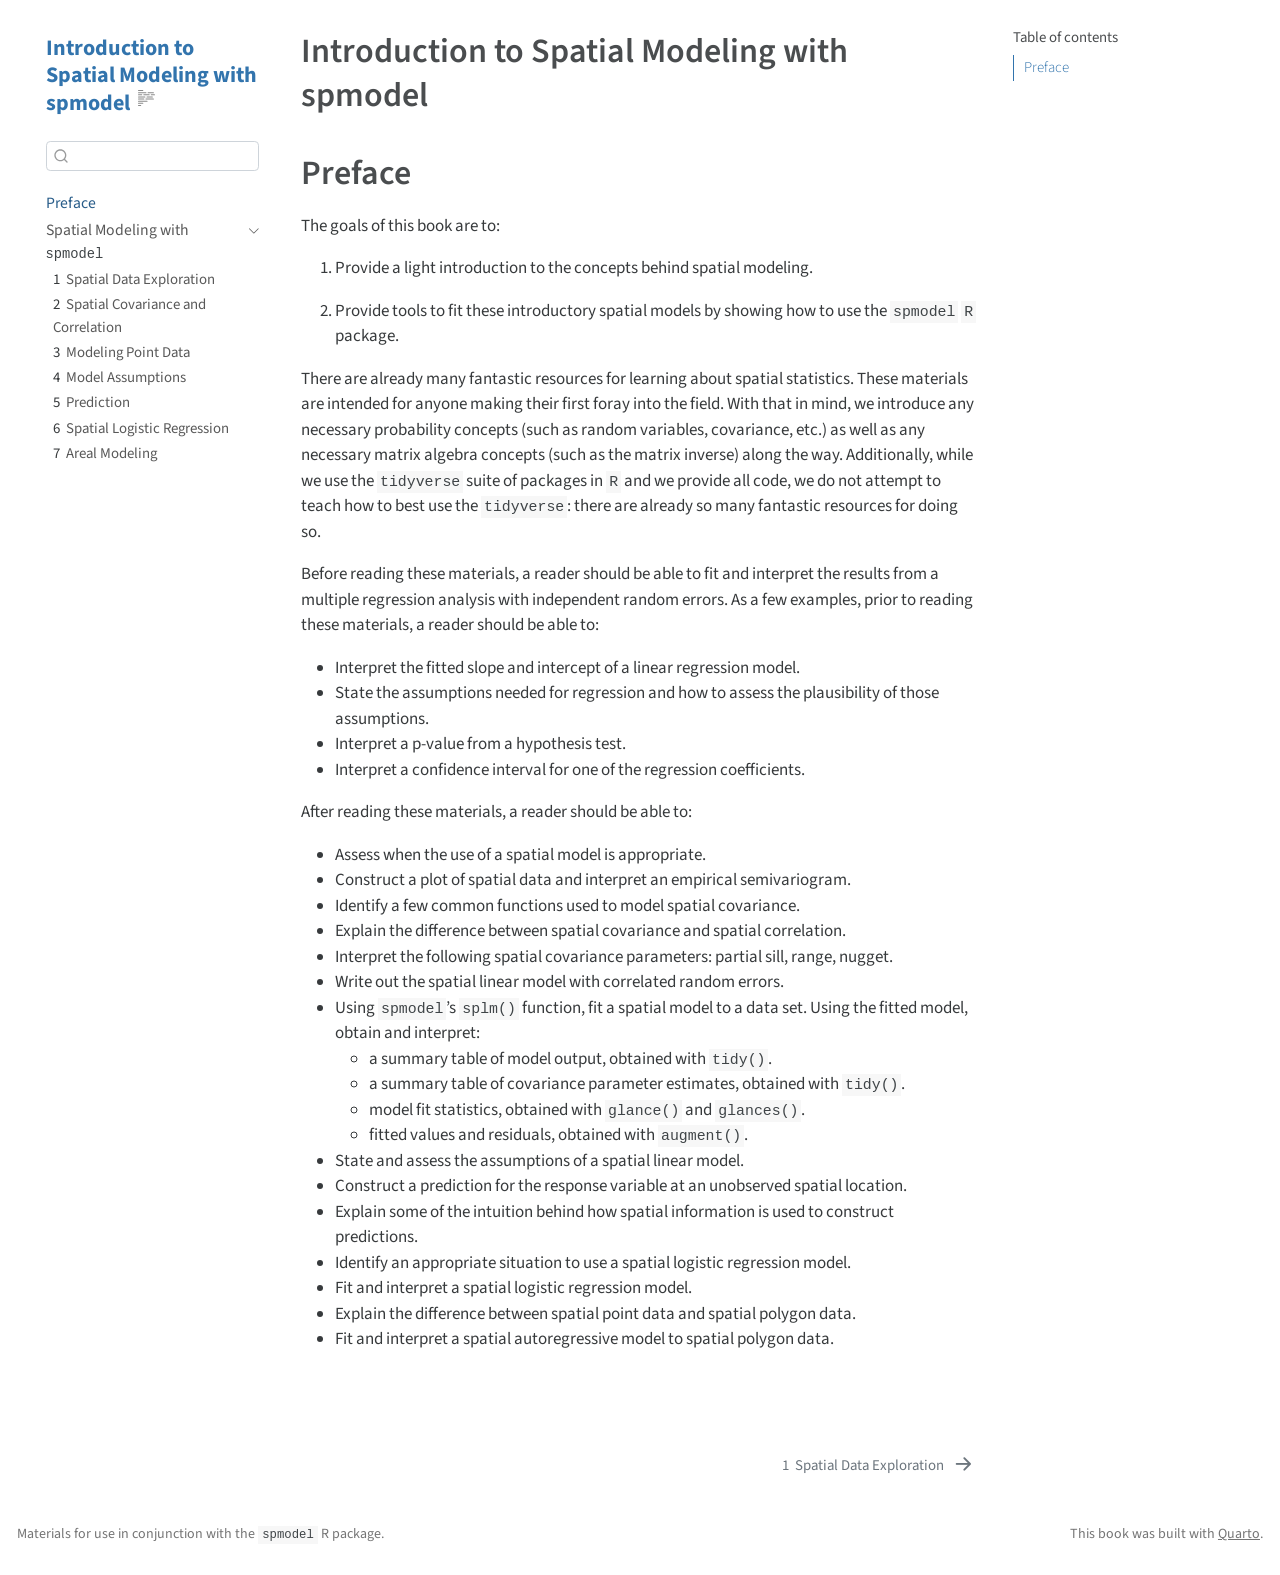
<file: _book/index.html>
<!DOCTYPE html>
<html xmlns="http://www.w3.org/1999/xhtml" lang="en" xml:lang="en"><head>

<meta charset="utf-8">
<meta name="generator" content="quarto-1.3.353">

<meta name="viewport" content="width=device-width, initial-scale=1.0, user-scalable=yes">


<title>Introduction to Spatial Modeling with spmodel</title>
<style>
code{white-space: pre-wrap;}
span.smallcaps{font-variant: small-caps;}
div.columns{display: flex; gap: min(4vw, 1.5em);}
div.column{flex: auto; overflow-x: auto;}
div.hanging-indent{margin-left: 1.5em; text-indent: -1.5em;}
ul.task-list{list-style: none;}
ul.task-list li input[type="checkbox"] {
  width: 0.8em;
  margin: 0 0.8em 0.2em -1em; /* quarto-specific, see https://github.com/quarto-dev/quarto-cli/issues/4556 */ 
  vertical-align: middle;
}
</style>


<script src="site_libs/quarto-nav/quarto-nav.js"></script>
<script src="site_libs/quarto-nav/headroom.min.js"></script>
<script src="site_libs/clipboard/clipboard.min.js"></script>
<script src="site_libs/quarto-search/autocomplete.umd.js"></script>
<script src="site_libs/quarto-search/fuse.min.js"></script>
<script src="site_libs/quarto-search/quarto-search.js"></script>
<meta name="quarto:offset" content="./">
<link href="./data-exploration.html" rel="next">
<script src="site_libs/quarto-html/quarto.js"></script>
<script src="site_libs/quarto-html/popper.min.js"></script>
<script src="site_libs/quarto-html/tippy.umd.min.js"></script>
<script src="site_libs/quarto-html/anchor.min.js"></script>
<link href="site_libs/quarto-html/tippy.css" rel="stylesheet">
<link href="site_libs/quarto-html/quarto-syntax-highlighting.css" rel="stylesheet" id="quarto-text-highlighting-styles">
<script src="site_libs/bootstrap/bootstrap.min.js"></script>
<link href="site_libs/bootstrap/bootstrap-icons.css" rel="stylesheet">
<link href="site_libs/bootstrap/bootstrap.min.css" rel="stylesheet" id="quarto-bootstrap" data-mode="light">
<script id="quarto-search-options" type="application/json">{
  "location": "sidebar",
  "copy-button": false,
  "collapse-after": 3,
  "panel-placement": "start",
  "type": "textbox",
  "limit": 20,
  "language": {
    "search-no-results-text": "No results",
    "search-matching-documents-text": "matching documents",
    "search-copy-link-title": "Copy link to search",
    "search-hide-matches-text": "Hide additional matches",
    "search-more-match-text": "more match in this document",
    "search-more-matches-text": "more matches in this document",
    "search-clear-button-title": "Clear",
    "search-detached-cancel-button-title": "Cancel",
    "search-submit-button-title": "Submit"
  }
}</script>


</head>

<body class="nav-sidebar floating">

<div id="quarto-search-results"></div>
  <header id="quarto-header" class="headroom fixed-top">
  <nav class="quarto-secondary-nav">
    <div class="container-fluid d-flex">
      <button type="button" class="quarto-btn-toggle btn" data-bs-toggle="collapse" data-bs-target="#quarto-sidebar,#quarto-sidebar-glass" aria-controls="quarto-sidebar" aria-expanded="false" aria-label="Toggle sidebar navigation" onclick="if (window.quartoToggleHeadroom) { window.quartoToggleHeadroom(); }">
        <i class="bi bi-layout-text-sidebar-reverse"></i>
      </button>
      <nav class="quarto-page-breadcrumbs" aria-label="breadcrumb"><ol class="breadcrumb"><li class="breadcrumb-item"><a href="./index.html">Preface</a></li></ol></nav>
      <a class="flex-grow-1" role="button" data-bs-toggle="collapse" data-bs-target="#quarto-sidebar,#quarto-sidebar-glass" aria-controls="quarto-sidebar" aria-expanded="false" aria-label="Toggle sidebar navigation" onclick="if (window.quartoToggleHeadroom) { window.quartoToggleHeadroom(); }">      
      </a>
      <button type="button" class="btn quarto-search-button" aria-label="Search" onclick="window.quartoOpenSearch();">
        <i class="bi bi-search"></i>
      </button>
    </div>
  </nav>
</header>
<!-- content -->
<div id="quarto-content" class="quarto-container page-columns page-rows-contents page-layout-article">
<!-- sidebar -->
  <nav id="quarto-sidebar" class="sidebar collapse collapse-horizontal sidebar-navigation floating overflow-auto">
    <div class="pt-lg-2 mt-2 text-left sidebar-header">
    <div class="sidebar-title mb-0 py-0">
      <a href="./">Introduction to Spatial Modeling with spmodel</a> 
        <div class="sidebar-tools-main">
  <a href="" class="quarto-reader-toggle quarto-navigation-tool px-1" onclick="window.quartoToggleReader(); return false;" title="Toggle reader mode">
  <div class="quarto-reader-toggle-btn">
  <i class="bi"></i>
  </div>
</a>
</div>
    </div>
      </div>
        <div class="mt-2 flex-shrink-0 align-items-center">
        <div class="sidebar-search">
        <div id="quarto-search" class="" title="Search"></div>
        </div>
        </div>
    <div class="sidebar-menu-container"> 
    <ul class="list-unstyled mt-1">
        <li class="sidebar-item">
  <div class="sidebar-item-container"> 
  <a href="./index.html" class="sidebar-item-text sidebar-link active">
 <span class="menu-text">Preface</span></a>
  </div>
</li>
        <li class="sidebar-item sidebar-item-section">
      <div class="sidebar-item-container"> 
            <a class="sidebar-item-text sidebar-link text-start" data-bs-toggle="collapse" data-bs-target="#quarto-sidebar-section-1" aria-expanded="true">
 <span class="menu-text">Spatial Modeling with <code>spmodel</code></span></a>
          <a class="sidebar-item-toggle text-start" data-bs-toggle="collapse" data-bs-target="#quarto-sidebar-section-1" aria-expanded="true" aria-label="Toggle section">
            <i class="bi bi-chevron-right ms-2"></i>
          </a> 
      </div>
      <ul id="quarto-sidebar-section-1" class="collapse list-unstyled sidebar-section depth1 show">  
          <li class="sidebar-item">
  <div class="sidebar-item-container"> 
  <a href="./data-exploration.html" class="sidebar-item-text sidebar-link">
 <span class="menu-text"><span class="chapter-number">1</span>&nbsp; <span class="chapter-title">Spatial Data Exploration</span></span></a>
  </div>
</li>
          <li class="sidebar-item">
  <div class="sidebar-item-container"> 
  <a href="./spatial-covariance.html" class="sidebar-item-text sidebar-link">
 <span class="menu-text"><span class="chapter-number">2</span>&nbsp; <span class="chapter-title">Spatial Covariance and Correlation</span></span></a>
  </div>
</li>
          <li class="sidebar-item">
  <div class="sidebar-item-container"> 
  <a href="./point-modeling.html" class="sidebar-item-text sidebar-link">
 <span class="menu-text"><span class="chapter-number">3</span>&nbsp; <span class="chapter-title">Modeling Point Data</span></span></a>
  </div>
</li>
          <li class="sidebar-item">
  <div class="sidebar-item-container"> 
  <a href="./model-assumptions.html" class="sidebar-item-text sidebar-link">
 <span class="menu-text"><span class="chapter-number">4</span>&nbsp; <span class="chapter-title">Model Assumptions</span></span></a>
  </div>
</li>
          <li class="sidebar-item">
  <div class="sidebar-item-container"> 
  <a href="./prediction.html" class="sidebar-item-text sidebar-link">
 <span class="menu-text"><span class="chapter-number">5</span>&nbsp; <span class="chapter-title">Prediction</span></span></a>
  </div>
</li>
          <li class="sidebar-item">
  <div class="sidebar-item-container"> 
  <a href="./logistic-modeling.html" class="sidebar-item-text sidebar-link">
 <span class="menu-text"><span class="chapter-number">6</span>&nbsp; <span class="chapter-title">Spatial Logistic Regression</span></span></a>
  </div>
</li>
          <li class="sidebar-item">
  <div class="sidebar-item-container"> 
  <a href="./areal-modeling.html" class="sidebar-item-text sidebar-link">
 <span class="menu-text"><span class="chapter-number">7</span>&nbsp; <span class="chapter-title">Areal Modeling</span></span></a>
  </div>
</li>
      </ul>
  </li>
    </ul>
    </div>
</nav>
<div id="quarto-sidebar-glass" data-bs-toggle="collapse" data-bs-target="#quarto-sidebar,#quarto-sidebar-glass"></div>
<!-- margin-sidebar -->
    <div id="quarto-margin-sidebar" class="sidebar margin-sidebar">
        <nav id="TOC" role="doc-toc" class="toc-active">
    <h2 id="toc-title">Table of contents</h2>
   
  <ul>
  <li><a href="#preface" id="toc-preface" class="nav-link active" data-scroll-target="#preface">Preface</a></li>
  </ul>
</nav>
    </div>
<!-- main -->
<main class="content" id="quarto-document-content">

<header id="title-block-header" class="quarto-title-block default">
<div class="quarto-title">
<h1 class="title">Introduction to Spatial Modeling with spmodel</h1>
</div>



<div class="quarto-title-meta">

    
  
    
  </div>
  

</header>

<section id="preface" class="level1 unnumbered">
<h1 class="unnumbered">Preface</h1>
<p>The goals of this book are to:</p>
<ol type="1">
<li><p>Provide a light introduction to the concepts behind spatial modeling.</p></li>
<li><p>Provide tools to fit these introductory spatial models by showing how to use the <code>spmodel</code> <code>R</code> package.</p></li>
</ol>
<p>There are already many fantastic resources for learning about spatial statistics. These materials are intended for anyone making their first foray into the field. With that in mind, we introduce any necessary probability concepts (such as random variables, covariance, etc.) as well as any necessary matrix algebra concepts (such as the matrix inverse) along the way. Additionally, while we use the <code>tidyverse</code> suite of packages in <code>R</code> and we provide all code, we do not attempt to teach how to best use the <code>tidyverse</code>: there are already so many fantastic resources for doing so.</p>
<p>Before reading these materials, a reader should be able to fit and interpret the results from a multiple regression analysis with independent random errors. As a few examples, prior to reading these materials, a reader should be able to:</p>
<ul>
<li>Interpret the fitted slope and intercept of a linear regression model.</li>
<li>State the assumptions needed for regression and how to assess the plausibility of those assumptions.</li>
<li>Interpret a p-value from a hypothesis test.</li>
<li>Interpret a confidence interval for one of the regression coefficients.</li>
</ul>
<p>After reading these materials, a reader should be able to:</p>
<ul>
<li>Assess when the use of a spatial model is appropriate.</li>
<li>Construct a plot of spatial data and interpret an empirical semivariogram.</li>
<li>Identify a few common functions used to model spatial covariance.</li>
<li>Explain the difference between spatial covariance and spatial correlation.</li>
<li>Interpret the following spatial covariance parameters: partial sill, range, nugget.</li>
<li>Write out the spatial linear model with correlated random errors.</li>
<li>Using <code>spmodel</code>’s <code>splm()</code> function, fit a spatial model to a data set. Using the fitted model, obtain and interpret:
<ul>
<li>a summary table of model output, obtained with <code>tidy()</code>.</li>
<li>a summary table of covariance parameter estimates, obtained with <code>tidy()</code>.</li>
<li>model fit statistics, obtained with <code>glance()</code> and <code>glances()</code>.</li>
<li>fitted values and residuals, obtained with <code>augment()</code>.</li>
</ul></li>
<li>State and assess the assumptions of a spatial linear model.</li>
<li>Construct a prediction for the response variable at an unobserved spatial location.</li>
<li>Explain some of the intuition behind how spatial information is used to construct predictions.</li>
<li>Identify an appropriate situation to use a spatial logistic regression model.</li>
<li>Fit and interpret a spatial logistic regression model.</li>
<li>Explain the difference between spatial point data and spatial polygon data.</li>
<li>Fit and interpret a spatial autoregressive model to spatial polygon data.</li>
</ul>
<p><br></p>


</section>

</main> <!-- /main -->
<script id="quarto-html-after-body" type="application/javascript">
window.document.addEventListener("DOMContentLoaded", function (event) {
  const toggleBodyColorMode = (bsSheetEl) => {
    const mode = bsSheetEl.getAttribute("data-mode");
    const bodyEl = window.document.querySelector("body");
    if (mode === "dark") {
      bodyEl.classList.add("quarto-dark");
      bodyEl.classList.remove("quarto-light");
    } else {
      bodyEl.classList.add("quarto-light");
      bodyEl.classList.remove("quarto-dark");
    }
  }
  const toggleBodyColorPrimary = () => {
    const bsSheetEl = window.document.querySelector("link#quarto-bootstrap");
    if (bsSheetEl) {
      toggleBodyColorMode(bsSheetEl);
    }
  }
  toggleBodyColorPrimary();  
  const icon = "";
  const anchorJS = new window.AnchorJS();
  anchorJS.options = {
    placement: 'right',
    icon: icon
  };
  anchorJS.add('.anchored');
  const isCodeAnnotation = (el) => {
    for (const clz of el.classList) {
      if (clz.startsWith('code-annotation-')) {                     
        return true;
      }
    }
    return false;
  }
  const clipboard = new window.ClipboardJS('.code-copy-button', {
    text: function(trigger) {
      const codeEl = trigger.previousElementSibling.cloneNode(true);
      for (const childEl of codeEl.children) {
        if (isCodeAnnotation(childEl)) {
          childEl.remove();
        }
      }
      return codeEl.innerText;
    }
  });
  clipboard.on('success', function(e) {
    // button target
    const button = e.trigger;
    // don't keep focus
    button.blur();
    // flash "checked"
    button.classList.add('code-copy-button-checked');
    var currentTitle = button.getAttribute("title");
    button.setAttribute("title", "Copied!");
    let tooltip;
    if (window.bootstrap) {
      button.setAttribute("data-bs-toggle", "tooltip");
      button.setAttribute("data-bs-placement", "left");
      button.setAttribute("data-bs-title", "Copied!");
      tooltip = new bootstrap.Tooltip(button, 
        { trigger: "manual", 
          customClass: "code-copy-button-tooltip",
          offset: [0, -8]});
      tooltip.show();    
    }
    setTimeout(function() {
      if (tooltip) {
        tooltip.hide();
        button.removeAttribute("data-bs-title");
        button.removeAttribute("data-bs-toggle");
        button.removeAttribute("data-bs-placement");
      }
      button.setAttribute("title", currentTitle);
      button.classList.remove('code-copy-button-checked');
    }, 1000);
    // clear code selection
    e.clearSelection();
  });
  function tippyHover(el, contentFn) {
    const config = {
      allowHTML: true,
      content: contentFn,
      maxWidth: 500,
      delay: 100,
      arrow: false,
      appendTo: function(el) {
          return el.parentElement;
      },
      interactive: true,
      interactiveBorder: 10,
      theme: 'quarto',
      placement: 'bottom-start'
    };
    window.tippy(el, config); 
  }
  const noterefs = window.document.querySelectorAll('a[role="doc-noteref"]');
  for (var i=0; i<noterefs.length; i++) {
    const ref = noterefs[i];
    tippyHover(ref, function() {
      // use id or data attribute instead here
      let href = ref.getAttribute('data-footnote-href') || ref.getAttribute('href');
      try { href = new URL(href).hash; } catch {}
      const id = href.replace(/^#\/?/, "");
      const note = window.document.getElementById(id);
      return note.innerHTML;
    });
  }
      let selectedAnnoteEl;
      const selectorForAnnotation = ( cell, annotation) => {
        let cellAttr = 'data-code-cell="' + cell + '"';
        let lineAttr = 'data-code-annotation="' +  annotation + '"';
        const selector = 'span[' + cellAttr + '][' + lineAttr + ']';
        return selector;
      }
      const selectCodeLines = (annoteEl) => {
        const doc = window.document;
        const targetCell = annoteEl.getAttribute("data-target-cell");
        const targetAnnotation = annoteEl.getAttribute("data-target-annotation");
        const annoteSpan = window.document.querySelector(selectorForAnnotation(targetCell, targetAnnotation));
        const lines = annoteSpan.getAttribute("data-code-lines").split(",");
        const lineIds = lines.map((line) => {
          return targetCell + "-" + line;
        })
        let top = null;
        let height = null;
        let parent = null;
        if (lineIds.length > 0) {
            //compute the position of the single el (top and bottom and make a div)
            const el = window.document.getElementById(lineIds[0]);
            top = el.offsetTop;
            height = el.offsetHeight;
            parent = el.parentElement.parentElement;
          if (lineIds.length > 1) {
            const lastEl = window.document.getElementById(lineIds[lineIds.length - 1]);
            const bottom = lastEl.offsetTop + lastEl.offsetHeight;
            height = bottom - top;
          }
          if (top !== null && height !== null && parent !== null) {
            // cook up a div (if necessary) and position it 
            let div = window.document.getElementById("code-annotation-line-highlight");
            if (div === null) {
              div = window.document.createElement("div");
              div.setAttribute("id", "code-annotation-line-highlight");
              div.style.position = 'absolute';
              parent.appendChild(div);
            }
            div.style.top = top - 2 + "px";
            div.style.height = height + 4 + "px";
            let gutterDiv = window.document.getElementById("code-annotation-line-highlight-gutter");
            if (gutterDiv === null) {
              gutterDiv = window.document.createElement("div");
              gutterDiv.setAttribute("id", "code-annotation-line-highlight-gutter");
              gutterDiv.style.position = 'absolute';
              const codeCell = window.document.getElementById(targetCell);
              const gutter = codeCell.querySelector('.code-annotation-gutter');
              gutter.appendChild(gutterDiv);
            }
            gutterDiv.style.top = top - 2 + "px";
            gutterDiv.style.height = height + 4 + "px";
          }
          selectedAnnoteEl = annoteEl;
        }
      };
      const unselectCodeLines = () => {
        const elementsIds = ["code-annotation-line-highlight", "code-annotation-line-highlight-gutter"];
        elementsIds.forEach((elId) => {
          const div = window.document.getElementById(elId);
          if (div) {
            div.remove();
          }
        });
        selectedAnnoteEl = undefined;
      };
      // Attach click handler to the DT
      const annoteDls = window.document.querySelectorAll('dt[data-target-cell]');
      for (const annoteDlNode of annoteDls) {
        annoteDlNode.addEventListener('click', (event) => {
          const clickedEl = event.target;
          if (clickedEl !== selectedAnnoteEl) {
            unselectCodeLines();
            const activeEl = window.document.querySelector('dt[data-target-cell].code-annotation-active');
            if (activeEl) {
              activeEl.classList.remove('code-annotation-active');
            }
            selectCodeLines(clickedEl);
            clickedEl.classList.add('code-annotation-active');
          } else {
            // Unselect the line
            unselectCodeLines();
            clickedEl.classList.remove('code-annotation-active');
          }
        });
      }
  const findCites = (el) => {
    const parentEl = el.parentElement;
    if (parentEl) {
      const cites = parentEl.dataset.cites;
      if (cites) {
        return {
          el,
          cites: cites.split(' ')
        };
      } else {
        return findCites(el.parentElement)
      }
    } else {
      return undefined;
    }
  };
  var bibliorefs = window.document.querySelectorAll('a[role="doc-biblioref"]');
  for (var i=0; i<bibliorefs.length; i++) {
    const ref = bibliorefs[i];
    const citeInfo = findCites(ref);
    if (citeInfo) {
      tippyHover(citeInfo.el, function() {
        var popup = window.document.createElement('div');
        citeInfo.cites.forEach(function(cite) {
          var citeDiv = window.document.createElement('div');
          citeDiv.classList.add('hanging-indent');
          citeDiv.classList.add('csl-entry');
          var biblioDiv = window.document.getElementById('ref-' + cite);
          if (biblioDiv) {
            citeDiv.innerHTML = biblioDiv.innerHTML;
          }
          popup.appendChild(citeDiv);
        });
        return popup.innerHTML;
      });
    }
  }
});
</script>
<nav class="page-navigation">
  <div class="nav-page nav-page-previous">
  </div>
  <div class="nav-page nav-page-next">
      <a href="./data-exploration.html" class="pagination-link">
        <span class="nav-page-text"><span class="chapter-number">1</span>&nbsp; <span class="chapter-title">Spatial Data Exploration</span></span> <i class="bi bi-arrow-right-short"></i>
      </a>
  </div>
</nav>
</div> <!-- /content -->
<footer class="footer">
  <div class="nav-footer">
    <div class="nav-footer-left">Materials for use in conjunction with the <code>spmodel</code> R package.</div>   
    <div class="nav-footer-center">
      &nbsp;
    </div>
    <div class="nav-footer-right">This book was built with <a href="https://quarto.org/">Quarto</a>.</div>
  </div>
</footer>



</body></html>
</file>
<file: _book/site_libs/quarto-html/tippy.css>
.tippy-box[data-animation=fade][data-state=hidden]{opacity:0}[data-tippy-root]{max-width:calc(100vw - 10px)}.tippy-box{position:relative;background-color:#333;color:#fff;border-radius:4px;font-size:14px;line-height:1.4;white-space:normal;outline:0;transition-property:transform,visibility,opacity}.tippy-box[data-placement^=top]>.tippy-arrow{bottom:0}.tippy-box[data-placement^=top]>.tippy-arrow:before{bottom:-7px;left:0;border-width:8px 8px 0;border-top-color:initial;transform-origin:center top}.tippy-box[data-placement^=bottom]>.tippy-arrow{top:0}.tippy-box[data-placement^=bottom]>.tippy-arrow:before{top:-7px;left:0;border-width:0 8px 8px;border-bottom-color:initial;transform-origin:center bottom}.tippy-box[data-placement^=left]>.tippy-arrow{right:0}.tippy-box[data-placement^=left]>.tippy-arrow:before{border-width:8px 0 8px 8px;border-left-color:initial;right:-7px;transform-origin:center left}.tippy-box[data-placement^=right]>.tippy-arrow{left:0}.tippy-box[data-placement^=right]>.tippy-arrow:before{left:-7px;border-width:8px 8px 8px 0;border-right-color:initial;transform-origin:center right}.tippy-box[data-inertia][data-state=visible]{transition-timing-function:cubic-bezier(.54,1.5,.38,1.11)}.tippy-arrow{width:16px;height:16px;color:#333}.tippy-arrow:before{content:"";position:absolute;border-color:transparent;border-style:solid}.tippy-content{position:relative;padding:5px 9px;z-index:1}
</file>
<file: _book/site_libs/quarto-html/quarto-syntax-highlighting.css>
/* quarto syntax highlight colors */
:root {
  --quarto-hl-ot-color: #003B4F;
  --quarto-hl-at-color: #657422;
  --quarto-hl-ss-color: #20794D;
  --quarto-hl-an-color: #5E5E5E;
  --quarto-hl-fu-color: #4758AB;
  --quarto-hl-st-color: #20794D;
  --quarto-hl-cf-color: #003B4F;
  --quarto-hl-op-color: #5E5E5E;
  --quarto-hl-er-color: #AD0000;
  --quarto-hl-bn-color: #AD0000;
  --quarto-hl-al-color: #AD0000;
  --quarto-hl-va-color: #111111;
  --quarto-hl-bu-color: inherit;
  --quarto-hl-ex-color: inherit;
  --quarto-hl-pp-color: #AD0000;
  --quarto-hl-in-color: #5E5E5E;
  --quarto-hl-vs-color: #20794D;
  --quarto-hl-wa-color: #5E5E5E;
  --quarto-hl-do-color: #5E5E5E;
  --quarto-hl-im-color: #00769E;
  --quarto-hl-ch-color: #20794D;
  --quarto-hl-dt-color: #AD0000;
  --quarto-hl-fl-color: #AD0000;
  --quarto-hl-co-color: #5E5E5E;
  --quarto-hl-cv-color: #5E5E5E;
  --quarto-hl-cn-color: #8f5902;
  --quarto-hl-sc-color: #5E5E5E;
  --quarto-hl-dv-color: #AD0000;
  --quarto-hl-kw-color: #003B4F;
}

/* other quarto variables */
:root {
  --quarto-font-monospace: SFMono-Regular, Menlo, Monaco, Consolas, "Liberation Mono", "Courier New", monospace;
}

pre > code.sourceCode > span {
  color: #003B4F;
}

code span {
  color: #003B4F;
}

code.sourceCode > span {
  color: #003B4F;
}

div.sourceCode,
div.sourceCode pre.sourceCode {
  color: #003B4F;
}

code span.ot {
  color: #003B4F;
  font-style: inherit;
}

code span.at {
  color: #657422;
  font-style: inherit;
}

code span.ss {
  color: #20794D;
  font-style: inherit;
}

code span.an {
  color: #5E5E5E;
  font-style: inherit;
}

code span.fu {
  color: #4758AB;
  font-style: inherit;
}

code span.st {
  color: #20794D;
  font-style: inherit;
}

code span.cf {
  color: #003B4F;
  font-style: inherit;
}

code span.op {
  color: #5E5E5E;
  font-style: inherit;
}

code span.er {
  color: #AD0000;
  font-style: inherit;
}

code span.bn {
  color: #AD0000;
  font-style: inherit;
}

code span.al {
  color: #AD0000;
  font-style: inherit;
}

code span.va {
  color: #111111;
  font-style: inherit;
}

code span.bu {
  font-style: inherit;
}

code span.ex {
  font-style: inherit;
}

code span.pp {
  color: #AD0000;
  font-style: inherit;
}

code span.in {
  color: #5E5E5E;
  font-style: inherit;
}

code span.vs {
  color: #20794D;
  font-style: inherit;
}

code span.wa {
  color: #5E5E5E;
  font-style: italic;
}

code span.do {
  color: #5E5E5E;
  font-style: italic;
}

code span.im {
  color: #00769E;
  font-style: inherit;
}

code span.ch {
  color: #20794D;
  font-style: inherit;
}

code span.dt {
  color: #AD0000;
  font-style: inherit;
}

code span.fl {
  color: #AD0000;
  font-style: inherit;
}

code span.co {
  color: #5E5E5E;
  font-style: inherit;
}

code span.cv {
  color: #5E5E5E;
  font-style: italic;
}

code span.cn {
  color: #8f5902;
  font-style: inherit;
}

code span.sc {
  color: #5E5E5E;
  font-style: inherit;
}

code span.dv {
  color: #AD0000;
  font-style: inherit;
}

code span.kw {
  color: #003B4F;
  font-style: inherit;
}

.prevent-inlining {
  content: "</";
}

/*# sourceMappingURL=debc5d5d77c3f9108843748ff7464032.css.map */
</file>
